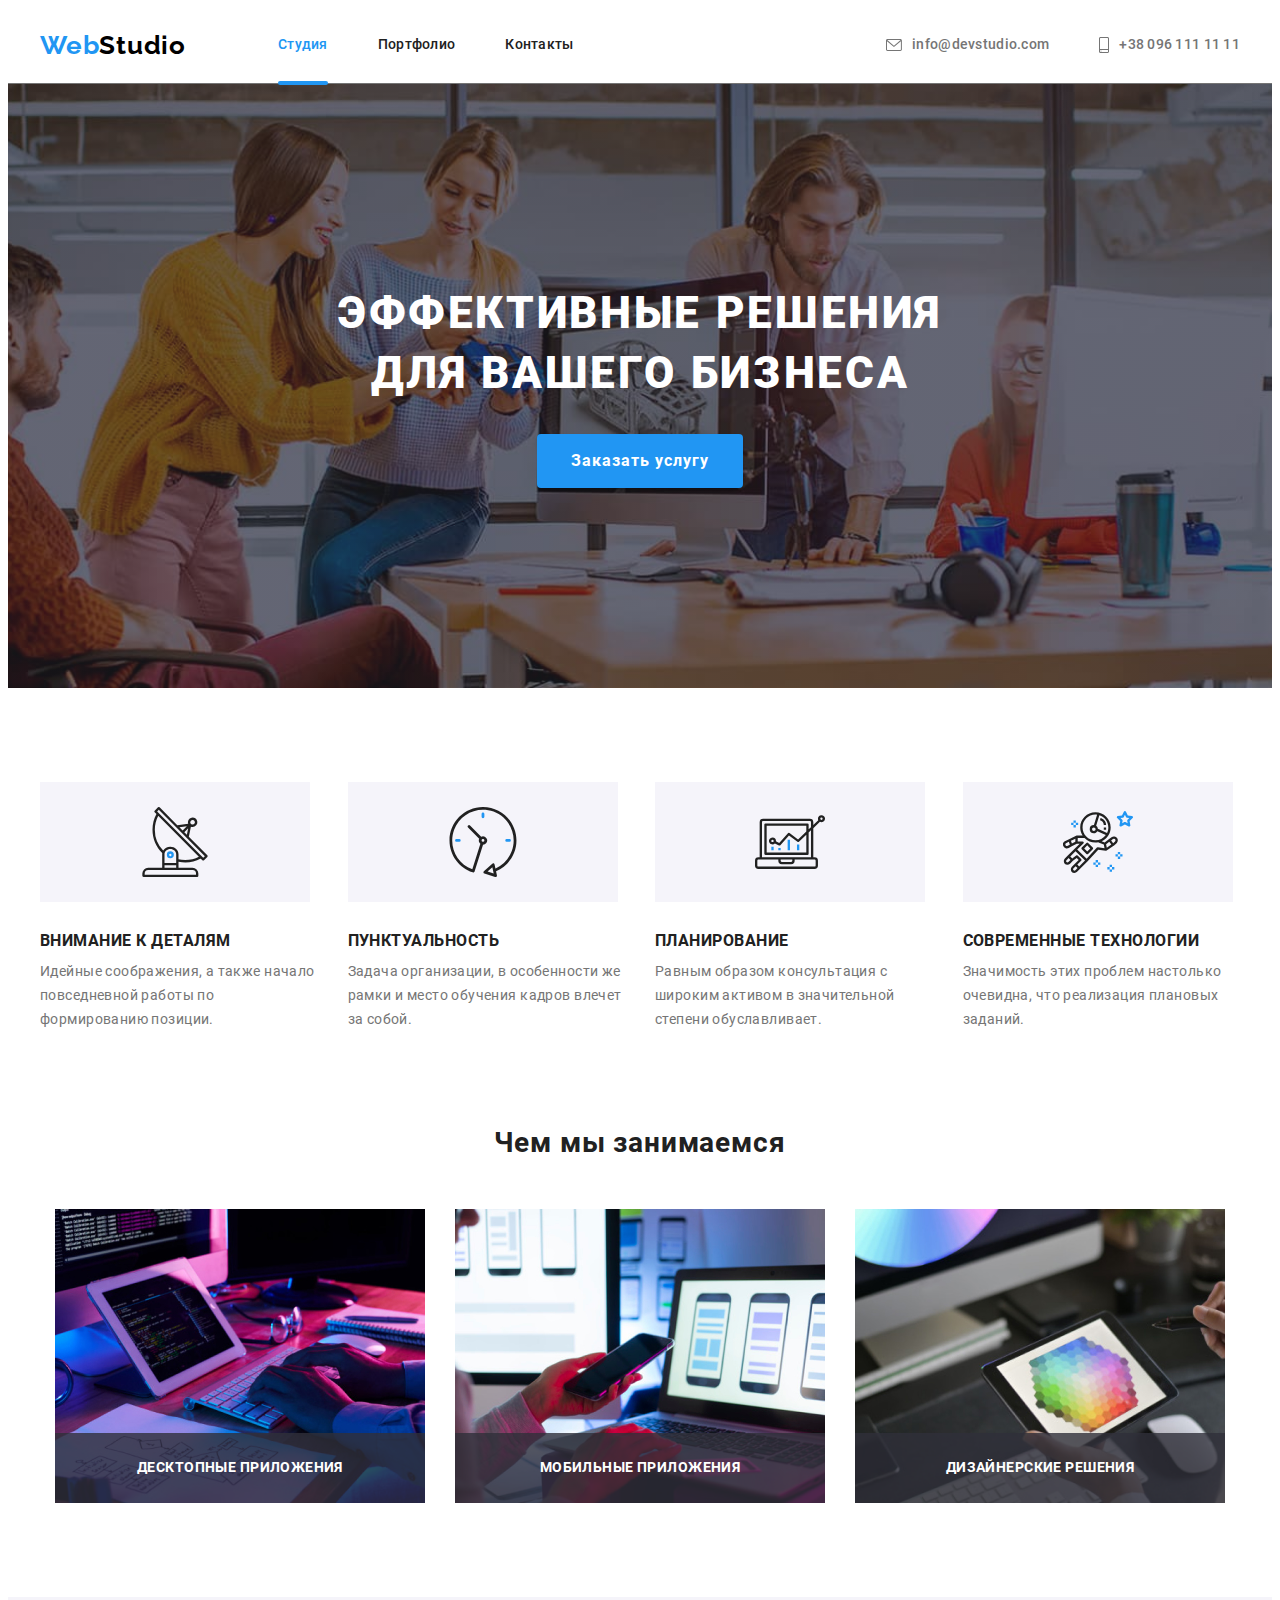
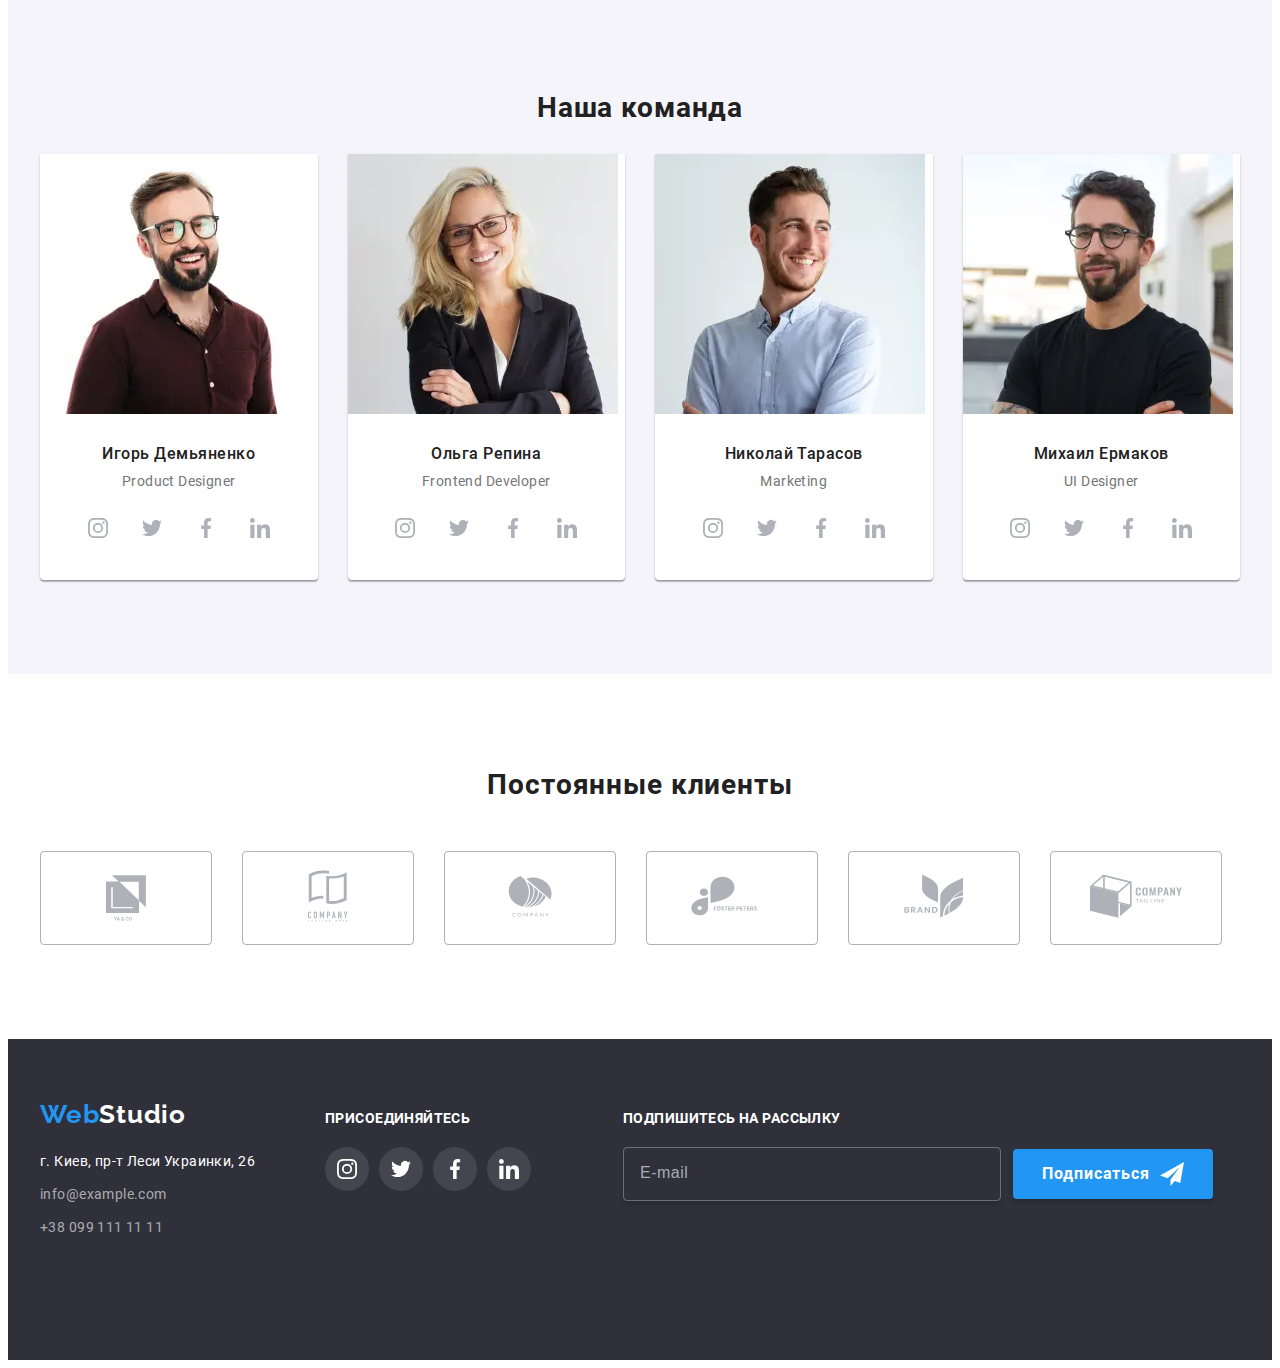
<file: index.html>
<!DOCTYPE html>
<html lang="ru">
  <head>
    <meta charset="UTF-8" />
    <meta http-equiv="X-UA-Compatible" content="IE=edge" />
    <meta name="viewport" content="width=device-width, initial-scale=1.0" />
    <title>Document</title>
    <link rel="stylesheet" href="./css/fonts.css">
    <link
      rel="stylesheet"
      href="https://cdnjs.cloudflare.com/ajax/libs/modern-normalize/1.1.0/modern-normalize.min.css"
      integrity="sha512-wpPYUAdjBVSE4KJnH1VR1HeZfpl1ub8YT/NKx4PuQ5NmX2tKuGu6U/JRp5y+Y8XG2tV+wKQpNHVUX03MfMFn9Q=="
      crossorigin="anonymous"
      referrerpolicy="no-referrer"
    />
    <link rel="stylesheet" href="./css/main.min.css" />
  </head>

  <body>

    <!-- Header -->
    <header class="header">
      <div class="container header-container">
        <nav class="navigation">
          <a class="logo" href="./index.html">Web<span class="logo__accent_black">Studio</span></a>
          <ul class="menu">
            <li class="menu__item">
              <a class="menu__link current" href="./index.html">Студия</a>
            </li>
            <li class="menu__item">
              <a class="menu__link" href="./portfolio.html">Портфолио</a>
            </li>
            <li class="menu__item">
              <a class="menu__link" href="">Контакты</a>
            </li>
          </ul>
        </nav>

        <button class="burger-btn" data-menu-open>
          <svg class="burger-btn__icon" width="40" height="40">
            <use href="./images/sprite.svg#burger"></use>
          </svg>
        </button>
        
        <ul class="contact">
          <li class="contact__item">
            <a class="contact__link" href="mailto:info@devstudio.com">
              <svg class="contact__icon" width="16" height="12">
                <use href="./images/sprite.svg#envelope"></use>
              </svg>
              info@devstudio.com
            </a>
          </li>
          <li class="contact__item">
            <a class="contact__link" href="tel:+380961111111">
              <svg class="contact__icon" width="10" height="16">
                <use href="./images/sprite.svg#smartphone"></use>
              </svg>
              +38 096 111 11 11
            </a>
          </li>
        </ul>
      </div>

      <div class="mobile-menu" data-menu>
        <div class="container mobile-menu__container">
          <button class="mobile-menu__close-btn" data-menu-close>
            <svg class="mobile-menu__close-icon" width="18" height="18">
              <use href="./images/sprite.svg#close-btn"></use>
            </svg>
          </button>

          <nav>
            <ul class="mobile-nav">
              <li class="mobile-nav__item">
                <a class="mobile-nav__link mobile-nav__link_current" href="./index.html">Студия</a>
              </li>
              <li class="mobile-nav__item">
                <a class="mobile-nav__link" href="./portfolio.html">Портфолио</a>
              </li>
              <li class="mobile-nav__item">
                <a class="mobile-nav__link" href="#">Контакты</a>
              </li>
            </ul>
          </nav>

          <div class="mobile-contacts">
            <ul class="mobile-contact">
              <li class="mobile-contact__item">
                <a class="mobile-contact__link-tel" href="tel:+380961111111"> +38 096 111 11 11 </a>
              </li>
              <li class="mobile-contact__item">
                <a class="mobile-contact__link-mail" href="mailto:info@devstudio.com">
                  info@devstudio.com
                </a>
              </li>
            </ul>
            
            <ul class="mobile-social">
              <li class="mobile-social__item">
                <a href="" class="mobile-social__link">Instagram</a>
              </li>
              <li class="mobile-social__item">
                <a href="" class="mobile-social__link">Twitter</a>
              </li>
              <li class="mobile-social__item">
                <a href="" class="mobile-social__link">Facebook</a>
              </li>
              <li class="mobile-social__item">
                <a href="" class="mobile-social__link">LinkedIn</a>
              </li>
            </ul>
          </div>
        </div>
      </div>
    </header>

    <!-- Main content -->
    <main>
      <!-- Hero-->
      <section class="hero">
        <div class="container">
          <h1 class="hero__title">
            Эффективные решения для вашего бизнеса
          </h1>
          <button class="btn hero__btn" type="button" data-modal-open>Заказать услугу</button>
        </div>
      </section>

      <!-- Features -->
      <section class="features section">
        <div class="container">
          <h2 class="visually-hidden">Особенности</h2>
          <ul class="features__list">
            <li class="features__item">
              <div class="features__icon">
                <svg width="70" height="70">
                  <use href="./images/sprite.svg#antenna"></use>
                </svg>
              </div>
              <h3 class="features__title">Внимание к деталям</h3>
              <p>
                Идейные соображения, а также начало повседневной работы по формированию позиции.
              </p>
            </li>
            <li class="features__item">
              <div class="features__icon">
                <svg width="70" height="70">
                  <use href="./images/sprite.svg#clock"></use>
                </svg>
              </div>
              <h3 class="features__title">Пунктуальность</h3>
              <p>
                Задача организации, в особенности же рамки и место обучения кадров влечет за собой.
              </p>
            </li>
            <li class="features__item">
              <div class="features__icon">
                <svg width="70" height="70">
                  <use href="./images/sprite.svg#diagram"></use>
                </svg>
              </div>
              <h3 class="features__title">Планирование</h3>
              <p>
                Равным образом консультация с широким активом в значительной степени обуславливает.
              </p>
            </li>
            <li class="features__item">
              <div class="features__icon">
                <svg width="70" height="70">
                  <use href="./images/sprite.svg#astronaut"></use>
                </svg>
              </div>
              <h3 class="features__title">Современные технологии</h3>
              <p>Значимость этих проблем настолько очевидна, что реализация плановых заданий.</p>
            </li>
          </ul>
        </div>
      </section>

      <!-- Our work -->
      <section class="work">
        <div class="container">
          <h2 class="section-title">Чем мы занимаемся</h2>
          <ul class="work__list">
            <li class="work__item">
              <img
                src="./images/work/box1.jpg"
                alt="Мужчина печатает на клавиатуре"
                width="370"
                height="294"
              />
              <div class="work-description">
                <p class="work-text">Десктопные приложения</p>
              </div>
            </li>
            <li class="work__item">
              <img
                src="./images/work/box2.jpg"
                alt="Женщина с телефоном в руке возле ноутбука"
                width="370"
                height="294"
              />
              <div class="work-description">
                <p class="work-text">Мобильные приложения</p>
              </div>
            </li>
            <li class="work__item">
              <img
                src="./images/work/box3.jpg"
                alt="Планшет и стилус в руках человека"
                width="370"
                height="294"
              />
              <div class="work-description">
                <p class="work-text">Дизайнерские решения</p>
              </div>
            </li>
          </ul>
        </div>
      </section>

      <!-- Team section -->
      <section class="team section">
        <div class="container">
          <h2 class="section-title team__title">Наша команда</h2>
          <ul class="team__list">
            <li class="team-card">
              <picture>
                <source media="(min-width: 1200px)" srcset="./images/desktop/team1.webp 1x, ./images/desktop/team1@2x.webp 2x"
                  type="image/webp" />
                <source media="(min-width: 1200px)" srcset="./images/desktop/team1.jpg 1x, ./images/desktop/team1@2x.jpg 2x" />
          
                <source media="(min-width: 768px)" srcset="./images/tablet/team1.webp 1x, ./images/tablet/team1@2x.webp 2x"
                  type="image/webp" />
                <source media="(min-width: 768px)" srcset="./images/tablet/team1.jpg 1x, ./images/tablet/team1@2x.jpg 2x" />
          
                <source media="(min-width: 480px)" srcset="./images/mobile/team1.webp 1x, ./images/mobile/team1@2x.webp 2x"
                  type="image/webp" />
                <source media="(min-width: 480px)" srcset="./images/mobile/team1.jpg 1x, ./images/mobile/team1@2x.jpg 2x" />
          
                <img src="./images/mobile/team1.jpg" alt="Фото продакт-дизайнера" />
              </picture>
              <div class="team-about">
                <h3 class="team-card__title">Игорь Демьяненко</h3>
                <p class="team-card__subtitle" lang="en">Product Designer</p>
                <ul class="social">
                  <li class="social__logo">
                    <a class="social__link social__link_theme_light" href="">
                      <svg width="20" height="20">
                        <use href="./images/sprite.svg#instagram"></use>
                      </svg>
                    </a>
                  </li>
                  <li class="social__logo">
                    <a class="social__link social__link_theme_light" href="">
                      <svg width="20" height="20">
                        <use href="./images/sprite.svg#twitter"></use>
                      </svg>
                    </a>
                  </li>
                  <li class="social__logo">
                    <a class="social__link social__link_theme_light" href="">
                      <svg width="20" height="20">
                        <use href="./images/sprite.svg#facebook"></use>
                      </svg>
                    </a>
                  </li>
                  <li class="social__logo">
                    <a class="social__link social__link_theme_light" href="">
                      <svg width="20" height="20">
                        <use href="./images/sprite.svg#linkedin"></use>
                      </svg>
                    </a>
                  </li>
                </ul>
              </div>
            </li>
            <li class="team-card">
              <picture>
                <source media="(min-width: 1200px)" srcset="./images/desktop/team2.webp 1x, ./images/desktop/team2@2x.webp 2x"
                  type="image/webp" />
                <source media="(min-width: 1200px)" srcset="./images/desktop/team2.jpg 1x, ./images/desktop/team2@2x.jpg 2x" />
          
                <source media="(min-width: 768px)" srcset="./images/tablet/team2.webp 1x, ./images/tablet/team2@2x.webp 2x"
                  type="image/webp" />
                <source media="(min-width: 768px)" srcset="./images/tablet/team2.jpg 1x, ./images/tablet/team2@2x.jpg 2x" />
          
                <source media="(min-width: 480px)" srcset="./images/mobile/team2.webp 1x, ./images/mobile/team2@2x.webp 2x"
                  type="image/webp" />
                <source media="(min-width: 480px)" srcset="./images/mobile/team2.jpg 1x, ./images/mobile/team2@2x.jpg 2x" />
                <img src="./images/mobile/team2.jpg" alt="Фото фронтенд-разработчика" />
              </picture>
              <div class="team-about">
                <h3 class="team-card__title">Ольга Репина</h3>
                <p class="team-card__subtitle" lang="en">Frontend Developer</p>
                <ul class="social">
                  <li class="social__logo">
                    <a class="social__link social__link_theme_light" href="">
                      <svg width="20" height="20">
                        <use href="./images/sprite.svg#instagram"></use>
                      </svg>
                    </a>
                  </li>
                  <li class="social__logo">
                    <a class="social__link social__link_theme_light" href="">
                      <svg width="20" height="20">
                        <use href="./images/sprite.svg#twitter"></use>
                      </svg>
                    </a>
                  </li>
                  <li class="social__logo">
                    <a class="social__link social__link_theme_light" href="">
                      <svg width="20" height="20">
                        <use href="./images/sprite.svg#facebook"></use>
                      </svg>
                    </a>
                  </li>
                  <li class="social__logo">
                    <a class="social__link social__link_theme_light" href="">
                      <svg width="20" height="20">
                        <use href="./images/sprite.svg#linkedin"></use>
                      </svg>
                    </a>
                  </li>
                </ul>
              </div>
            </li>
            <li class="team-card">
              <picture>
                <source media="(min-width: 1200px)" srcset="./images/desktop/team3.webp 1x, ./images/desktop/team3@2x.webp 2x"
                  type="image/webp" />
                <source media="(min-width: 1200px)" srcset="./images/desktop/team3.jpg 1x, ./images/desktop/team3@2x.jpg 2x" />
          
                <source media="(min-width: 768px)" srcset="./images/tablet/team3.webp 1x, ./images/tablet/team3@2x.webp 2x"
                  type="image/webp" />
                <source media="(min-width: 768px)" srcset="./images/tablet/team3.jpg 1x, ./images/tablet/team3@2x.jpg 2x" />
          
                <source media="(min-width: 480px)" srcset="./images/mobile/team3.webp 1x, ./images/mobile/team3@2x.webp 2x"
                  type="image/webp" />
                <source media="(min-width: 480px)" srcset="./images/mobile/team3.jpg 1x, ./images/mobile/team3@2x.jpg 2x" />
                <img src="./images/mobile/team3.jpg" alt="Фото маркетолога" />
              </picture>
              <div class="team-about">
                <h3 class="team-card__title">Николай Тарасов</h3>
                <p class="team-card__subtitle" lang="en">Marketing</p>
                <ul class="social">
                  <li class="social__logo">
                    <a class="social__link social__link_theme_light" href="">
                      <svg width="20" height="20">
                        <use href="./images/sprite.svg#instagram"></use>
                      </svg>
                    </a>
                  </li>
                  <li class="social__logo">
                    <a class="social__link social__link_theme_light" href="">
                      <svg width="20" height="20">
                        <use href="./images/sprite.svg#twitter"></use>
                      </svg>
                    </a>
                  </li>
                  <li class="social__logo">
                    <a class="social__link social__link_theme_light" href="">
                      <svg width="20" height="20">
                        <use href="./images/sprite.svg#facebook"></use>
                      </svg>
                    </a>
                  </li>
                  <li class="social__logo">
                    <a class="social__link social__link_theme_light" href="">
                      <svg width="20" height="20">
                        <use href="./images/sprite.svg#linkedin"></use>
                      </svg>
                    </a>
                  </li>
                </ul>
              </div>
            </li>
            <li class="team-card">
              <picture>
                <source media="(min-width: 1200px)" srcset="./images/desktop/team4.webp 1x, ./images/desktop/team4@2x.webp 2x"
                  type="image/webp" />
                <source media="(min-width: 1200px)" srcset="./images/desktop/team4.jpg 1x, ./images/desktop/team4@2x.jpg 2x" />
          
                <source media="(min-width: 768px)" srcset="./images/tablet/team4.webp 1x, ./images/tablet/team4@2x.webp 2x"
                  type="image/webp" />
                <source media="(min-width: 768px)" srcset="./images/tablet/team4.jpg 1x, ./images/tablet/team4@2x.jpg 2x" />
          
                <source media="(min-width: 480px)" srcset="./images/mobile/team4.webp 1x, ./images/mobile/team4@2x.webp 2x"
                  type="image/webp" />
                <source media="(min-width: 480px)" srcset="./images/mobile/team4.jpg 1x, ./images/mobile/team4@2x.jpg 2x" />
                <img src="./images/mobile/team4.jpg" alt="Фото UI дизайнера" />
              </picture>
              <div class="team-about">
                <h3 class="team-card__title">Михаил Ермаков</h3>
                <p class="team-card__subtitle" lang="en">UI Designer</p>
                <ul class="social">
                  <li class="social__logo">
                    <a class="social__link social__link_theme_light" href="">
                      <svg width="20" height="20">
                        <use href="./images/sprite.svg#instagram"></use>
                      </svg>
                    </a>
                  </li>
                  <li class="social__logo">
                    <a class="social__link social__link_theme_light" href="">
                      <svg width="20" height="20">
                        <use href="./images/sprite.svg#twitter"></use>
                      </svg>
                    </a>
                  </li>
                  <li class="social__logo">
                    <a class="social__link social__link_theme_light" href="">
                      <svg width="20" height="20">
                        <use href="./images/sprite.svg#facebook"></use>
                      </svg>
                    </a>
                  </li>
                  <li class="social__logo">
                    <a class="social__link social__link_theme_light" href="">
                      <svg width="20" height="20">
                        <use href="./images/sprite.svg#linkedin"></use>
                      </svg>
                    </a>
                  </li>
                </ul>
              </div>
            </li>
          </ul>
        </div>
      </section>

      <!-- Clients -->
      <section class="section">
        <div class="container">
          <h2 class="section-title">Постоянные клиенты</h2>
          <ul class="clients__list">
            <li class="client">
              <a class="client__link" href="">
                <svg class="client-logo" width="40" height="46">
                  <use href="./images/sprite.svg#client-1"></use>
                </svg>
              </a>
            </li>
            <li class="client">
              <a class="client__link" href="">
                <div class="client-logo">
                  <svg class="client-icon" width="40" height="52">
                    <use href="./images/sprite.svg#client-2"></use>
                  </svg>
                </div>
              </a>
            </li>
            <li class="client">
              <a class="client__link" href="">
                <div class="client-logo">
                  <svg class="client-icon" width="44" height="42">
                    <use href="./images/sprite.svg#client-3"></use>
                  </svg>
                </div>
              </a>
            </li>
            <li class="client">
              <a class="client__link" href="">
                <div class="client-logo">
                  <svg class="client-icon" width="84" height="40">
                    <use href="./images/sprite.svg#client-4"></use>
                  </svg>
                </div>
              </a>
            </li>
            <li class="client">
              <a class="client__link" href="">
                <div class="client-logo">
                  <svg class="client-icon" width="62" height="44">
                    <use href="./images/sprite.svg#client-5"></use>
                  </svg>
                </div>
              </a>
            </li>
            <li class="client">
              <a class="client__link" href="">
                <div class="client-logo">
                  <svg class="client-icon" width="94" height="44">
                    <use href="./images/sprite.svg#client-6"></use>
                  </svg>
                </div>
              </a>
            </li>
          </ul>
        </div>
      </section>
    </main>

    <!-- Footer -->
    <footer class="footer">
      <div class="footer__container container">
        <div class="footer__address">
          <a class="logo" href="./index.html">Web<span class="logo__accent_white">Studio</span></a>
          <address class="address">            
            <ul class="address__list">
              <li class="address__contact">
                <p class="address__location">г. Киев, пр-т Леси Украинки, 26</p>
              </li>
              <li class="address__contact">
                <a class="address__link" href="mailto:info@example.com">info@example.com</a>
              </li>
              <li class="address__contact">
                <a class="address__link" href="tel:+380991111111">+38 099 111 11 11</a>
              </li>
            </ul>
          </address>
        </div>
        <div class="footer__join">
          <p class="footer__join-text">Присоединяйтесь</p>
          <ul class="social">
            <li class="social__logo">
              <a class="social__link social__link_theme_dark" href="">
                <svg class="social__icon" width="20" height="20">
                  <use href="./images/sprite.svg#instagram"></use>
                </svg>
              </a>
            </li>
            <li class="social__logo">
              <a class="social__link social__link_theme_dark" href="">
                <svg class="social__icon" width="20" height="20">
                  <use href="./images/sprite.svg#twitter"></use>
                </svg>
              </a>
            </li>
            <li class="social__logo">
              <a class="social__link social__link_theme_dark" href="">
                <svg class="social__icon" width="20" height="20">
                  <use href="./images/sprite.svg#facebook"></use>
                </svg>
              </a>
            </li>
            <li class="social__logo">
              <a class="social__link social__link_theme_dark" href="">
                <svg class="social__icon" width="20" height="20">
                  <use href="./images/sprite.svg#linkedin"></use>
                </svg>
              </a>
            </li>
          </ul>
        </div>

        <div class="footer__subscribe">
          <p class="footer__join-text">Подпишитесь на рассылку</p>
          <form class="subscribe" action="#">
            <input
              class="subscribe__field"
              type="email"
              name="mail"
              placeholder="E-mail"
              required
            />
            <button class="btn subscribe__btn" type="submit">
              Подписаться
              <svg class="btn__icon-end" width="24" height="24">
                <use href="./images/sprite.svg#send"></use>
              </svg>
            </button>
          </form>
        </div>
      </div>
    </footer>

    <!-- Modal form -->
    <div class="backdrop is-hidden" data-modal>
      <div class="modal">
        <button type="button" class="close-btn" data-modal-close>
          <svg width="18" height="18">
            <use href="./images/sprite.svg#close-btn"></use>
          </svg>
        </button>

        <form action="#" class="modal-form">
          <p class="form-title">Оставьте свои данные, мы вам перезвоним</p>

          <label class="form-field">
            Имя
            <span class="form-input-wrapper">
              <input
                type="text"
                name="user-name"
                class="form-input"
                minlength="2"
                pattern="[a-zA-Zа-яёА-ЯЁ]+"
                title="Имя должно содержать только символы кириллицы или латинницы и пробелы "
                required
              />
              <svg class="form-input-icon" width="18" height="18">
                <use href="./images/sprite.svg#person-input"></use>
              </svg>
            </span>
          </label>

          <label class="form-field">
            Телефон
            <span class="form-input-wrapper">
              <input
                type="tel"
                name="tel"
                class="form-input"
                pattern="[0-9]{3}-[0-9]{3}-[0-9]{2}-[0-9]{2}"
                title="096-000-00-00"
                required
              />
              <svg class="form-input-icon" width="18" height="18">
                <use href="./images/sprite.svg#phone-input"></use>
              </svg>
            </span>
          </label>

          <label class="form-field">
            Почта
            <span class="form-input-wrapper">
              <input type="email" name="mail" class="form-input" required />
              <svg class="form-input-icon" width="18" height="18">
                <use href="./images/sprite.svg#email-input"></use>
              </svg>
            </span>
          </label>

          <label class="message-field">
            Комментарий
            <textarea class="message-input" name="comment" placeholder="Введите текст"></textarea>
          </label>

          <input
            class="form-checkbox visually-hidden"
            type="checkbox"
            name="policy"
            id="policy"
            required
          />
          <label class="form-checkbox-label" for="policy">            
            Соглашаюсь с рассылкой и принимаю&nbsp;
            <a class="checkbox-link" href="">Условия договора</a></label
          >
          <button class="btn modal-form__btn" type="submit">Отправить</button>
        </form>
      </div>
    </div>

    <script src="./js/mobile-menu.js"></script>
    <script src="./js/modal.js"></script>
    
  </body>
</html>
</file>
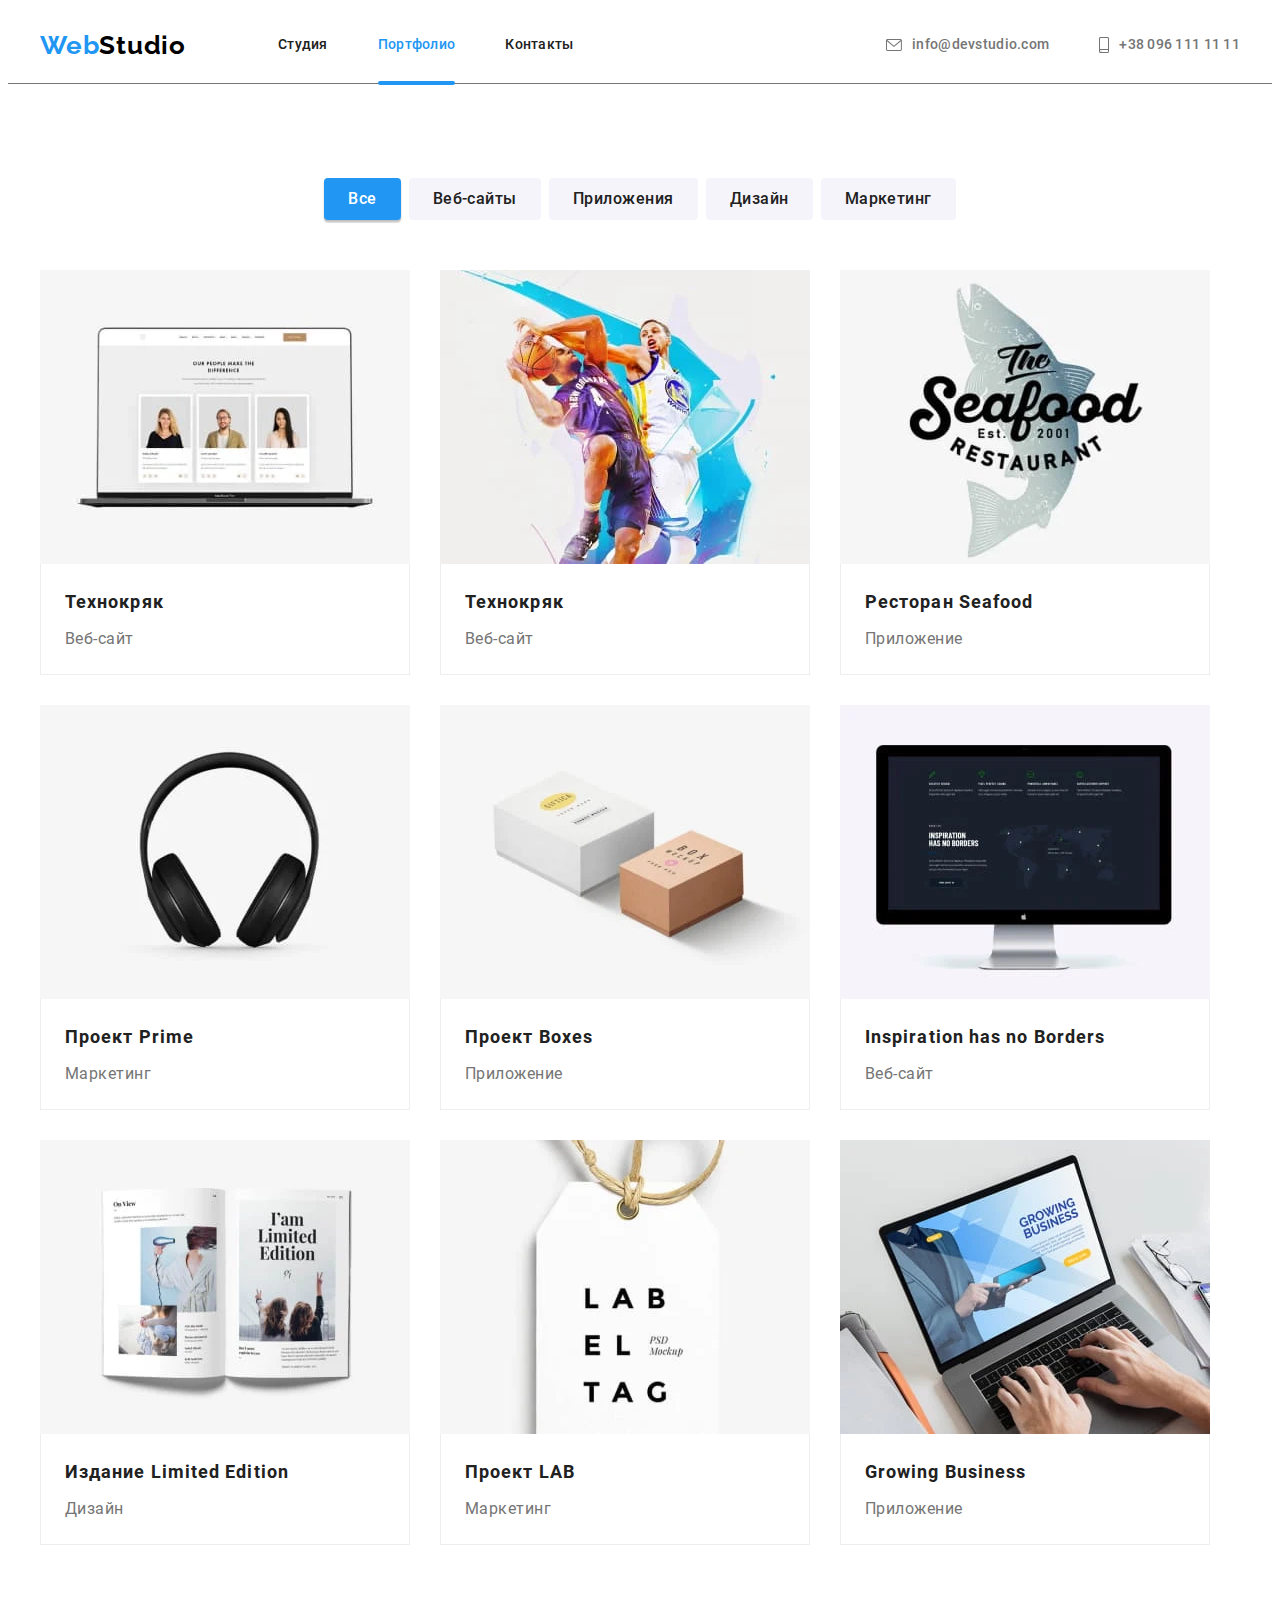
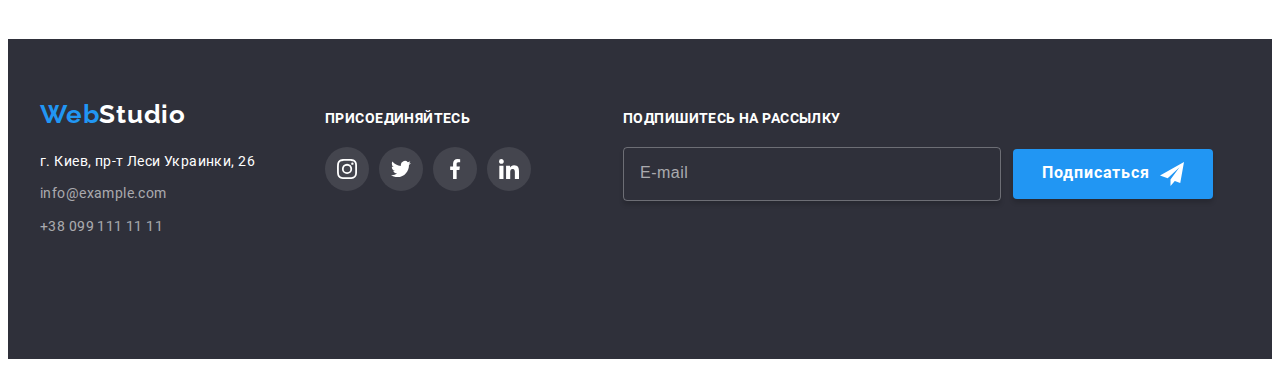
<file: portfolio.html>
<!DOCTYPE html>
<html lang="ru">
  <head>
    <meta charset="UTF-8" />
    <meta http-equiv="X-UA-Compatible" content="IE=edge" />
    <meta name="viewport" content="width=device-width, initial-scale=1.0" />
    <title>Document</title>
    <link rel="stylesheet" href="./css/fonts.css">    
    <link
      rel="stylesheet"
      href="https://cdnjs.cloudflare.com/ajax/libs/modern-normalize/1.1.0/modern-normalize.min.css"
      integrity="sha512-wpPYUAdjBVSE4KJnH1VR1HeZfpl1ub8YT/NKx4PuQ5NmX2tKuGu6U/JRp5y+Y8XG2tV+wKQpNHVUX03MfMFn9Q=="
      crossorigin="anonymous"
      referrerpolicy="no-referrer"
    />
    <link rel="stylesheet" href="./css/main.min.css" />
  </head>
  <body>

    <!-- Header -->
    <header class="header">
      <div class="container header-container">
        <nav class="navigation">
          <a class="logo" href="./index.html">Web<span class="logo__accent_black">Studio</span></a>
          <ul class="menu">
            <li class="menu__item">
              <a class="menu__link" href="./index.html">Студия</a>
            </li>
            <li class="menu__item">
              <a class="menu__link current" href="./portfolio.html">Портфолио</a>
            </li>
            <li class="menu__item">
              <a class="menu__link" href="">Контакты</a>
            </li>
          </ul>
        </nav>
    
        <button class="burger-btn" data-menu-open>
          <svg class="burger-btn__icon" width="40" height="40">
            <use href="./images/sprite.svg#burger"></use>
          </svg>
        </button>
    
        <ul class="contact">
          <li class="contact__item">
            <a class="contact__link" href="mailto:info@devstudio.com">
              <svg class="contact__icon" width="16" height="12">
                <use href="./images/sprite.svg#envelope"></use>
              </svg>
              info@devstudio.com
            </a>
          </li>
          <li class="contact__item">
            <a class="contact__link" href="tel:+380961111111">
              <svg class="contact__icon" width="10" height="16">
                <use href="./images/sprite.svg#smartphone"></use>
              </svg>
              +38 096 111 11 11
            </a>
          </li>
        </ul>
      </div>
    
      <div class="mobile-menu" data-menu>
        <div class="container mobile-menu__container">
          <button class="mobile-menu__close-btn" data-menu-close>
            <svg class="mobile-menu__close-icon" width="18" height="18">
              <use href="./images/sprite.svg#close-btn"></use>
            </svg>
          </button>
    
          <nav>
            <ul class="mobile-nav">
              <li class="mobile-nav__item">
                <a class="mobile-nav__link" href="./index.html">Студия</a>
              </li>
              <li class="mobile-nav__item">
                <a class="mobile-nav__link mobile-nav__link_current" href="./portfolio.html">Портфолио</a>
              </li>
              <li class="mobile-nav__item">
                <a class="mobile-nav__link" href="#">Контакты</a>
              </li>
            </ul>
          </nav>
    
          <ul class="mobile-contact">
            <li class="mobile-contact__item">
              <a class="mobile-contact__link-tel" href="tel:+380961111111"> +38 096 111 11 11 </a>
            </li>
            <li class="mobile-contact__item">
              <a class="mobile-contact__link-mail" href="mailto:info@devstudio.com">
                info@devstudio.com
              </a>
            </li>
          </ul>
    
          <ul class="mobile-social">
            <li class="mobile-social__item">
              <a href="" class="mobile-social__link">Instagram</a>
            </li>
            <li class="mobile-social__item">
              <a href="" class="mobile-social__link">Twitter</a>
            </li>
            <li class="mobile-social__item">
              <a href="" class="mobile-social__link">Facebook</a>
            </li>
            <li class="mobile-social__item">
              <a href="" class="mobile-social__link">LinkedIn</a>
            </li>
          </ul>
        </div>
      </div>
    </header>

    <!-- Main content -->
    <main>
      <section class="portfolio section">
        <div class="container">
          <h2 class="visually-hidden">Примеры работ</h2>
          <ul class="btn-list portfolio__btn-list">
            <li class="btn-list__item">
              <button class="btn-list__button current" type="button">Все</button>
            </li>
            <li class="btn-list__item">
              <button class="btn-list__button" type="button">Веб-сайты</button>
            </li>
            <li class="btn-list__item">
              <button class="btn-list__button" type="button">Приложения</button>
            </li>
            <li class="btn-list__item"><button class="btn-list__button" type="button">Дизайн</button></li>
            <li class="btn-list__item">
              <button class="btn-list__button" type="button">Маркетинг</button>
            </li>
          </ul>

          <ul class="card-set portfolio__card-set">
            <li class="card-set__item">
              <a class="card" href="">
                <div class="card__img-box">                
                    <picture>
                      <source media="(min-width: 1200px)"
                        srcset="./images/desktop/portfolio/img.webp 1x, ./images/desktop/portfolio/img@2x.webp 2x" type="image/webp" />
                      <source media="(min-width: 1200px)"
                        srcset="./images/desktop/portfolio/img.jpg 1x, ./images/desktop/portfolio/img@2x.jpg 2x" />
                    
                      <source media="(min-width: 768px)"
                        srcset="./images/tablet/portfolio/img.webp 1x, ./images/tablet/portfolio/img@2x.webp 2x" type="image/webp" />
                      <source media="(min-width: 768px)"
                        srcset="./images/tablet/portfolio/img.jpg 1x, ./images/tablet/portfolio/img@2x.jpg 2x" />
                    
                      <source media="(min-width: 480px)"
                        srcset="./images/mobile/portfolio/img.webp 1x, ./images/mobile/portfolio/img@2x.webp 2x" type="image/webp" />
                      <source media="(min-width: 480px)"
                        srcset="./images/mobile/portfolio/img.jpg 1x, ./images/mobile/portfolio/img@2x.jpg 2x" />
                    
                      <img src="./images/mobile/portfolio/img.jpg" alt="веб-сайт" />
                    </picture>
                    
                  <p class="card__text">
                    Технокряк это современная площадка распространения коронавируса. Компании
                    используют эту платформу для цифрового шпионажа и атак на защищённые сервера
                    конкурентов.
                  </p>
                </div>
                <div class="card__wrapper">
                  <h3 class="card__title">Технокряк</h3>
                  <p class="card__subtitle">Веб-сайт</p>
                </div>
              </a>
            </li>
            <li class="card-set__item">
              <a class="card" href="">
                <div class="card__img-box">
                <picture>
                  <source media="(min-width: 1200px)"
                    srcset="./images/desktop/portfolio/img-1.webp 1x, ./images/desktop/portfolio/img-1@2x.webp 2x"
                    type="image/webp" />
                  <source media="(min-width: 1200px)"
                    srcset="./images/desktop/portfolio/img-1.jpg 1x, ./images/desktop/portfolio/img-1@2x.jpg 2x" />
                
                  <source media="(min-width: 768px)"
                    srcset="./images/tablet/portfolio/img-1.webp 1x, ./images/tablet/portfolio/img-1@2x.webp 2x" type="image/webp" />
                  <source media="(min-width: 768px)"
                    srcset="./images/tablet/portfolio/img-1.jpg 1x, ./images/tablet/portfolio/img-1@2x.jpg 2x" />
                
                  <source media="(min-width: 480px)"
                    srcset="./images/mobile/portfolio/img-1.webp 1x, ./images/mobile/portfolio/img-1@2x.webp 2x" type="image/webp" />
                  <source media="(min-width: 480px)"
                    srcset="./images/mobile/portfolio/img-1.jpg 1x, ./images/mobile/portfolio/img-1@2x.jpg 2x" />
                
                  <img src="./images/mobile/portfolio/img-1.jpg" alt="веб-сайт" />
                </picture>

                  <p class="card__text"></p>
                </div>
                <div class="card__wrapper">
                  <h3 class="card__title">Технокряк</h3>
                  <p class="card__subtitle">Веб-сайт</p>
                </div>
              </a>
            </li>
            <li class="card-set__item">
              <a class="card" href="">
                <div class="card__img-box">
                  <picture>
                    <source media="(min-width: 1200px)"
                      srcset="./images/desktop/portfolio/img-2.webp 1x, ./images/desktop/portfolio/img-2@2x.webp 2x"
                      type="image/webp" />
                    <source media="(min-width: 1200px)"
                      srcset="./images/desktop/portfolio/img-2.jpg 1x, ./images/desktop/portfolio/img-2@2x.jpg 2x" />
                  
                    <source media="(min-width: 768px)"
                      srcset="./images/tablet/portfolio/img-2.webp 1x, ./images/tablet/portfolio/img-2@2x.webp 2x" type="image/webp" />
                    <source media="(min-width: 768px)"
                      srcset="./images/tablet/portfolio/img-2.jpg 1x, ./images/tablet/portfolio/img-2@2x.jpg 2x" />
                  
                    <source media="(min-width: 480px)"
                      srcset="./images/mobile/portfolio/img-2.webp 1x, ./images/mobile/portfolio/img-2@2x.webp 2x" type="image/webp" />
                    <source media="(min-width: 480px)"
                      srcset="./images/mobile/portfolio/img-2.jpg 1x, ./images/mobile/portfolio/img-2@2x.jpg 2x" />
                  
                    <img src="./images/mobile/portfolio/img-2.jpg" alt="веб-сайт" />
                  </picture>

                  <p class="card__text"></p>
                </div>
                <div class="card__wrapper">
                  <h3 class="card__title">Ресторан Seafood</h3>
                  <p class="card__subtitle">Приложение</p>
                </div>
              </a>
            </li>
            <li class="card-set__item">
              <a class="card" href="">
                <div class="card__img-box">
                  <picture>
                  <source media="(min-width: 1200px)"
                    srcset="./images/desktop/portfolio/img-3.webp 1x, ./images/desktop/portfolio/img-3@2x.webp 2x"
                    type="image/webp" />
                  <source media="(min-width: 1200px)"
                    srcset="./images/desktop/portfolio/img-3.jpg 1x, ./images/desktop/portfolio/img-3@2x.jpg 2x" />
                  
                  <source media="(min-width: 768px)"
                    srcset="./images/tablet/portfolio/img-3.webp 1x, ./images/tablet/portfolio/img-3@2x.webp 2x" type="image/webp" />
                  <source media="(min-width: 768px)"
                    srcset="./images/tablet/portfolio/img-3.jpg 1x, ./images/tablet/portfolio/img-3@2x.jpg 2x" />
                  
                  <source media="(min-width: 480px)"
                    srcset="./images/mobile/portfolio/img-3.webp 1x, ./images/mobile/portfolio/img-3@2x.webp 2x" type="image/webp" />
                  <source media="(min-width: 480px)"
                    srcset="./images/mobile/portfolio/img-3.jpg 1x, ./images/mobile/portfolio/img-3@2x.jpg 2x" />
                  
                  <img src="./images/mobile/portfolio/img-3.jpg" alt="веб-сайт" />
                  </picture>

                  <p class="card__text"></p>
                </div>
                <div class="card__wrapper">
                  <h3 class="card__title">Проект Prime</h3>
                  <p class="card__subtitle">Маркетинг</p>
                </div>
              </a>
            </li>
            <li class="card-set__item">
              <a class="card" href="">
                <div class="card__img-box">
                  <picture>
                    <source media="(min-width: 1200px)"
                      srcset="./images/desktop/portfolio/img-4.webp 1x, ./images/desktop/portfolio/img-4@2x.webp 2x"
                      type="image/webp" />
                    <source media="(min-width: 1200px)"
                      srcset="./images/desktop/portfolio/img-4.jpg 1x, ./images/desktop/portfolio/img-4@2x.jpg 2x" />
                  
                    <source media="(min-width: 768px)"
                      srcset="./images/tablet/portfolio/img-4.webp 1x, ./images/tablet/portfolio/img-4@2x.webp 2x" type="image/webp" />
                    <source media="(min-width: 768px)"
                      srcset="./images/tablet/portfolio/img-4.jpg 1x, ./images/tablet/portfolio/img-4@2x.jpg 2x" />
                  
                    <source media="(min-width: 480px)"
                      srcset="./images/mobile/portfolio/img-4.webp 1x, ./images/mobile/portfolio/img-4@2x.webp 2x" type="image/webp" />
                    <source media="(min-width: 480px)"
                      srcset="./images/mobile/portfolio/img-4.jpg 1x, ./images/mobile/portfolio/img-4@2x.jpg 2x" />
                  
                    <img src="./images/mobile/portfolio/img-4.jpg" alt="веб-сайт" />
                  </picture>

                  <p class="card__text"></p>
                </div>
                <div class="card__wrapper">
                  <h3 class="card__title">Проект Boxes</h3>
                  <p class="card__subtitle">Приложение</p>
                </div>
              </a>
            </li>
            <li class="card-set__item">
              <a class="card" href="">
                <div class="card__img-box">
                  <picture>
                    <source media="(min-width: 1200px)"
                      srcset="./images/desktop/portfolio/img-5.webp 1x, ./images/desktop/portfolio/img-5@2x.webp 2x"
                      type="image/webp" />
                    <source media="(min-width: 1200px)"
                      srcset="./images/desktop/portfolio/img-5.jpg 1x, ./images/desktop/portfolio/img-5@2x.jpg 2x" />
                  
                    <source media="(min-width: 768px)"
                      srcset="./images/tablet/portfolio/img-5.webp 1x, ./images/tablet/portfolio/img-5@2x.webp 2x" type="image/webp" />
                    <source media="(min-width: 768px)"
                      srcset="./images/tablet/portfolio/img-5.jpg 1x, ./images/tablet/portfolio/img-5@2x.jpg 2x" />
                  
                    <source media="(min-width: 480px)"
                      srcset="./images/mobile/portfolio/img-5.webp 1x, ./images/mobile/portfolio/img-5@2x.webp 2x" type="image/webp" />
                    <source media="(min-width: 480px)"
                      srcset="./images/mobile/portfolio/img-5.jpg 1x, ./images/mobile/portfolio/img-5@2x.jpg 2x" />
                  
                    <img src="./images/mobile/portfolio/img-5.jpg" alt="веб-сайт" />
                  </picture>

                  <p class="card__text"></p>
                </div>
                <div class="card__wrapper">
                  <h3 class="card__title">Inspiration has no Borders</h3>
                  <p class="card__subtitle">Веб-сайт</p>
                </div>
              </a>
            </li>
            <li class="card-set__item">
              <a class="card" href="">
                <div class="card__img-box">
                  <picture>
                    <source media="(min-width: 1200px)"
                      srcset="./images/desktop/portfolio/img-6.webp 1x, ./images/desktop/portfolio/img-6@2x.webp 2x"
                      type="image/webp" />
                    <source media="(min-width: 1200px)"
                      srcset="./images/desktop/portfolio/img-6.jpg 1x, ./images/desktop/portfolio/img-6@2x.jpg 2x" />
                  
                    <source media="(min-width: 768px)"
                      srcset="./images/tablet/portfolio/img-6.webp 1x, ./images/tablet/portfolio/img-6@2x.webp 2x" type="image/webp" />
                    <source media="(min-width: 768px)"
                      srcset="./images/tablet/portfolio/img-6.jpg 1x, ./images/tablet/portfolio/img-6@2x.jpg 2x" />
                  
                    <source media="(min-width: 480px)"
                      srcset="./images/mobile/portfolio/img-6.webp 1x, ./images/mobile/portfolio/img-6@2x.webp 2x" type="image/webp" />
                    <source media="(min-width: 480px)"
                      srcset="./images/mobile/portfolio/img-6.jpg 1x, ./images/mobile/portfolio/img-6@2x.jpg 2x" />
                  
                    <img src="./images/mobile/portfolio/img-6.jpg" alt="веб-сайт" />
                  </picture>

                  <p class="card__text"></p>
                </div>
                <div class="card__wrapper">
                  <h3 class="card__title">Издание Limited Edition</h3>
                  <p class="card__subtitle">Дизайн</p>
                </div>
              </a>
            </li>
            <li class="card-set__item">
              <a class="card" href="">
                <div class="card__img-box">
                  <picture>
                    <source media="(min-width: 1200px)"
                      srcset="./images/desktop/portfolio/img-7.webp 1x, ./images/desktop/portfolio/img-7@2x.webp 2x"
                      type="image/webp" />
                    <source media="(min-width: 1200px)"
                      srcset="./images/desktop/portfolio/img-7.jpg 1x, ./images/desktop/portfolio/img-7@2x.jpg 2x" />
                  
                    <source media="(min-width: 768px)"
                      srcset="./images/tablet/portfolio/img-7.webp 1x, ./images/tablet/portfolio/img-7@2x.webp 2x" type="image/webp" />
                    <source media="(min-width: 768px)"
                      srcset="./images/tablet/portfolio/img-7.jpg 1x, ./images/tablet/portfolio/img-7@2x.jpg 2x" />
                  
                    <source media="(min-width: 480px)"
                      srcset="./images/mobile/portfolio/img-7.webp 1x, ./images/mobile/portfolio/img-7@2x.webp 2x" type="image/webp" />
                    <source media="(min-width: 480px)"
                      srcset="./images/mobile/portfolio/img-7.jpg 1x, ./images/mobile/portfolio/img-7@2x.jpg 2x" />
                  
                    <img src="./images/mobile/portfolio/img-7.jpg" alt="веб-сайт" />
                  </picture>

                  <p class="card__text"></p>
                </div>
                <div class="card__wrapper">
                  <h3 class="card__title">Проект LAB</h3>
                  <p class="card__subtitle">Маркетинг</p>
                </div>
              </a>
            </li>
            <li class="card-set__item">
              <a class="card" href="">
                <div class="card__img-box">
                  <picture>
                    <source media="(min-width: 1200px)"
                      srcset="./images/desktop/portfolio/img-8.webp 1x, ./images/desktop/portfolio/img-8@2x.webp 2x"
                      type="image/webp" />
                    <source media="(min-width: 1200px)"
                      srcset="./images/desktop/portfolio/img-8.jpg 1x, ./images/desktop/portfolio/img-8@2x.jpg 2x" />
                  
                    <source media="(min-width: 768px)"
                      srcset="./images/tablet/portfolio/img-8.webp 1x, ./images/tablet/portfolio/img-8@2x.webp 2x" type="image/webp" />
                    <source media="(min-width: 768px)"
                      srcset="./images/tablet/portfolio/img-8.jpg 1x, ./images/tablet/portfolio/img-8@2x.jpg 2x" />
                  
                    <source media="(min-width: 480px)"
                      srcset="./images/mobile/portfolio/img-8.webp 1x, ./images/mobile/portfolio/img-8@2x.webp 2x" type="image/webp" />
                    <source media="(min-width: 480px)"
                      srcset="./images/mobile/portfolio/img-8.jpg 1x, ./images/mobile/portfolio/img-8@2x.jpg 2x" />
                  
                    <img src="./images/mobile/portfolio/img-8.jpg" alt="веб-сайт" />
                  
                  </picture>
                  
                  <p class="card__text"></p>
                </div>
                <div class="card__wrapper">
                  <h3 class="card__title">Growing Business</h3>
                  <p class="card__subtitle">Приложение</p>
                </div>
              </a>
            </li>
          </ul>
        </div>
      </section>
    </main>

    <!-- Footer -->
    <footer class="footer">
      <div class="footer__container container">
        <div class="footer__address">
          <a class="logo" href="./index.html">Web<span class="logo__accent_white">Studio</span></a>
          <address class="address">
            <ul class="address__list">
              <li class="address__contact">
                <p class="address__location">г. Киев, пр-т Леси Украинки, 26</p>
              </li>
              <li class="address__contact">
                <a class="address__link" href="mailto:info@example.com">info@example.com</a>
              </li>
              <li class="address__contact">
                <a class="address__link" href="tel:+380991111111">+38 099 111 11 11</a>
              </li>
            </ul>
          </address>
        </div>
        <div class="footer__join">
          <p class="footer__join-text">Присоединяйтесь</p>
          <ul class="social">
            <li class="social__logo">
              <a class="social__link social__link_theme_dark" href="">
                <svg class="social__icon" width="20" height="20">
                  <use href="./images/sprite.svg#instagram"></use>
                </svg>
              </a>
            </li>
            <li class="social__logo">
              <a class="social__link social__link_theme_dark" href="">
                <svg class="social__icon" width="20" height="20">
                  <use href="./images/sprite.svg#twitter"></use>
                </svg>
              </a>
            </li>
            <li class="social__logo">
              <a class="social__link social__link_theme_dark" href="">
                <svg class="social__icon" width="20" height="20">
                  <use href="./images/sprite.svg#facebook"></use>
                </svg>
              </a>
            </li>
            <li class="social__logo">
              <a class="social__link social__link_theme_dark" href="">
                <svg class="social__icon" width="20" height="20">
                  <use href="./images/sprite.svg#linkedin"></use>
                </svg>
              </a>
            </li>
          </ul>
        </div>
    
        <div class="footer__subscribe">
          <p class="footer__join-text">Подпишитесь на рассылку</p>
          <form class="subscribe" action="#">
            <input class="subscribe__field" type="email" name="mail" placeholder="E-mail" required />
            <button class="btn subscribe__btn" type="submit">
              Подписаться
              <svg class="btn__icon-end" width="24" height="24">
                <use href="./images/sprite.svg#send"></use>
              </svg>
            </button>
          </form>
        </div>
      </div>
    </footer>

    <script src="./js/mobile-menu.js"></script>
  </body>
</html>
</file>
<file: css/fonts.css>
@font-face {
  font-family: 'Raleway';
  font-style: normal;
  font-weight: 700;
  font-display: swap;
  src: url(../fonts/raleway-v22-latin_cyrillic-700.woff) format('woff'),
    url(../fonts/raleway-v22-latin_cyrillic-700.woff2) format('woff2');
}

@font-face {
  font-family: 'Roboto';
  font-style: normal;
  font-weight: 400;
  font-display: swap;
  src: url(../fonts/roboto-v27-latin_cyrillic-regular.woff) format('woff'),
    url(../fonts/roboto-v27-latin_cyrillic-regular.woff2) format('woff2');
}

@font-face {
  font-family: 'Roboto';
  font-style: normal;
  font-weight: 500;
  font-display: swap;
  src: url(../fonts/roboto-v27-latin_cyrillic-500.woff) format('woff'),
    url(../fonts/roboto-v27-latin_cyrillic-500.woff2) format('woff2');
}

@font-face {
  font-family: 'Roboto';
  font-style: normal;
  font-weight: 700;
  font-display: swap;
  src: url(../fonts/roboto-v27-latin_cyrillic-700.woff) format('woff'),
    url(../fonts/roboto-v27-latin_cyrillic-700.woff2) format('woff2');
}

@font-face {
  font-family: 'Roboto';
  font-style: normal;
  font-weight: 900;
  font-display: swap;
  src: url(../fonts/roboto-v27-latin_cyrillic-900.woff) format('woff'),
    url(../fonts/roboto-v27-latin_cyrillic-900.woff2) format('woff2');
}

/*  */
/*  <link rel="preconnect" href="https://fonts.gstatic.com" /> */
/* <link
      href="https://fonts.googleapis.com/css2?family=Raleway:wght@700&family=Roboto:wght@400;500;700;900&display=swap"
      rel="stylesheet"
    /> */
</file>
<file: css/main.min.css>
:root{--primary-font-family: 'Roboto', sans-serif;--secondary-font-family: 'Raleway', sans-serif;--text-color: #757575;--primary-white: #ffffff;--secondary-white: rgba(255, 255, 255, 0.6);--primary-dark-color: #212121;--logo-accent-color: #000000;--primary-accent-color: #2196f3;--placeholder-color: rgba(117, 117, 117, 0.5);--btn-background-color: #188ce8;--primary-background-color: #2f303a;--secondary-background-color: #f5f4fa;--primary-overlay-color: rgba(47, 48, 58, 0.4);--secondary-overlay-color: rgba(47, 48, 58, 0.8);--card-overlay-color: rgba(33, 150, 243, 0.9);--primary-border-color: 1px solid #ececec;--form-border: 1px solid rgba(33, 33, 33, 0.2);--primary-icon-color: #afb1b8;--social-icon-background: rgba(255, 255, 255, 0.1);--card-shadow: 0px 1px 3px rgba(0, 0, 0, 0.12), 0px 1px 1px rgba(0, 0, 0, 0.14),
    0px 2px 1px rgba(0, 0, 0, 0.2);--hover-card-shadow: 0px 1px 1px rgba(0, 0, 0, 0.12), 0px 4px 4px rgba(0, 0, 0, 0.06),
    1px 4px 6px rgba(0, 0, 0, 0.16);--btn-shadow: 0px 3px 1px rgba(0, 0, 0, 0.1), 0px 1px 2px rgba(0, 0, 0, 0.08),
    0px 2px 2px rgba(0, 0, 0, 0.12);--modal-btn-shadow: 0px 4px 4px rgba(0, 0, 0, 0.15);--timing-function: cubic-bezier(0.4, 0, 0.2, 1)}.visually-hidden{position:absolute;width:1px;height:1px;margin:-1px;border:0;padding:0;white-space:nowrap;clip-path:inset(100%);clip:rect(0 0 0 0);overflow:hidden}body{font-family:var(--primary-font-family);font-weight:400;font-size:14px;color:var(--text-color)}h1,h2,h3,h4,h5,h6,p{margin-top:0;margin-bottom:0}ul,ol{margin-top:0;margin-bottom:0;padding-left:0}img{display:block}a{text-decoration:none}ul{list-style:none}.section{padding-top:60px;padding-bottom:60px}@media screen and (min-width: 1200px){.section{padding-top:94px;padding-bottom:94px}}.container{width:100%;padding-left:15px;padding-right:15px}@media screen and (min-width: 480px){.container{width:480px;margin-left:auto;margin-right:auto}}@media screen and (min-width: 768px){.container{width:768px}}@media screen and (min-width: 1200px){.container{width:1200px}}.logo{font-family:var(--secondary-font-family);font-weight:700;font-size:26px;line-height:1.19;letter-spacing:0.03em;color:var(--primary-accent-color)}.logo__accent_black{color:var(--logo-accent-color)}.logo__accent_white{color:var(--primary-white)}.section-title{margin-bottom:50px;font-weight:700;font-size:28px;line-height:1.18;text-align:center;letter-spacing:0.03em;color:var(--primary-dark-color)}.social{display:flex;justify-content:center;align-items:center}.social__link{display:flex;justify-content:center;align-items:center;width:44px;height:44px;border-radius:50%}.social__link_theme_light{fill:var(--primary-icon-color);transition:fill 250ms var(--timing-function),background-color 250ms var(--timing-function)}.social__link_theme_light:hover,.social__link_theme_light:focus{fill:var(--primary-white);background-color:var(--primary-accent-color)}.social__link_theme_dark{background-color:rgba(255,255,255,0.1);transition:background-color 250ms var(--timing-function)}.social__link_theme_dark:hover,.social__link_theme_dark:focus{background-color:var(--primary-accent-color)}.social__logo:not(:last-child){margin-right:10px}.social__icon{fill:var(--primary-white)}.backdrop{position:fixed;top:0;left:0;width:100vw;height:100vh;background-color:rgba(0,0,0,0.2);transition:opacity 250ms var(--timing-function),visibility 250ms var(--timing-function)}.backdrop.is-hidden{opacity:0;visibility:hidden;pointer-events:none}.modal{position:absolute;top:50%;left:50%;width:450px;height:610px;background-color:var(--primary-white);box-shadow:var(--card-shadow);border-radius:4px;transform:translate(-50%, -50%) scale(1);transition:transform 250ms var(--timing-function)}@media screen and (min-width: 1200px){.modal{width:530px;height:580px}}.backdrop.is-hidden .modal{transform:translate(-50%, -50%) scale(0.7)}.close-btn{position:absolute;top:8px;right:8px;display:flex;align-items:center;justify-content:center;width:30px;height:30px;padding:0;background-color:var(--primary-white);border:1px solid rgba(0,0,0,0.1);border-radius:50%;cursor:pointer;transition:fill 250ms var(--timing-function)}.close-btn:focus,.close-btn:hover{fill:var(--primary-accent-color)}.modal-form{display:flex;flex-direction:column;margin:40px}.form-title{margin-bottom:12px;font-weight:700;font-size:20px;line-height:1.15;text-align:center;letter-spacing:0.03em;color:var(--primary-dark-color)}.form-field{margin-bottom:10px;font-size:12px;line-height:1.16;letter-spacing:0.01em;color:var(--text-color)}.form-input-wrapper{position:relative;display:block;margin-top:4px}.form-input{width:100%;height:40px;padding-left:42px;border-radius:4px;border:var(--form-border);transition:border-color 250ms var(--timing-function)}.form-input:focus{outline:none;border-color:var(--primary-accent-color)}.message-field{font-size:12px;line-height:1.16;letter-spacing:0.01em;color:var(--text-color)}.message-input{width:100%;height:120px;padding:12px 16px;margin-top:4px;margin-bottom:20px;border-radius:4px;border:var(--form-border);resize:none;transition:border-color 250ms var(--timing-function)}.message-input:focus{outline:none;border-color:var(--primary-accent-color)}.message-input::placeholder{color:var(--placeholder-color)}.form-input-icon{position:absolute;top:50%;left:12px;fill:var(--primary-dark-color);transform:translateY(-50%);transition:fill 250ms var(--timing-function)}.form-input:focus+.form-input-icon{fill:var(--primary-accent-color)}.form-checkbox-label{display:flex;justify-content:center;align-items:center;position:relative;font-size:12px;line-height:1.71;letter-spacing:0.03em}@media screen and (min-width: 1200px){.form-checkbox-label{font-size:14px}}.form-checkbox-label::before{display:block;width:16px;height:15px;margin-right:7px;content:'';border:2px solid var(--primary-dark-color);border-radius:2px;transition:border-color 250ms var(--timing-function)}.form-checkbox:checked+.form-checkbox-label::before{background-image:url(../images/icon-check.svg);background-repeat:no-repeat;background-origin:border-box;background-position:center;border-color:transparent;background-size:contain}.form-checkbox:focus+.form-checkbox-label::before{border-color:var(--primary-accent-color)}.checkbox-link{text-decoration:underline;color:var(--primary-accent-color)}.btn{font-family:inherit;font-weight:700;font-size:16px;line-height:1.88;letter-spacing:0.06em;color:var(--primary-white);border-color:transparent;border-radius:4px;cursor:pointer}.hero__btn{display:block;padding:10px 32px;margin-right:auto;margin-left:auto;background-color:var(--primary-accent-color);box-shadow:var(--btn-shadow)}.subscribe__btn{display:flex;align-items:center;justify-content:center;width:200px;height:50px;background-color:var(--primary-accent-color);box-shadow:var(--modal-btn-shadow)}.btn__icon-end{margin-left:10px}.modal-form__btn{display:block;padding:10px 56px;margin-left:auto;margin-right:auto;margin-top:30px;background-color:var(--btn-background-color);box-shadow:var(--modal-btn-shadow)}.header{padding-top:10px;padding-bottom:10px;font-weight:500;line-height:1.14;letter-spacing:0.02em;border-bottom-width:1px;border-bottom-style:solid;border-bottom-color:var(--primary-border-color)}@media screen and (min-width: 768px){.header{padding-top:24px;padding-bottom:24px}}@media screen and (min-width: 1200px){.header{padding-top:22px;padding-bottom:22px}}.header-container{display:flex;justify-content:space-between;align-items:center}.burger-btn{background-color:transparent;border:none;padding:0;line-height:0}.burger-btn__icon{fill:var(--logo-accent-color)}@media screen and (min-width: 768px){.burger-btn{display:none}}.mobile-menu{position:fixed;z-index:100;top:0;left:0;width:100vw;height:100vh;background-color:var(--primary-white);opacity:0;visibility:hidden;pointer-events:none;transition:opacity 250ms var(--timing-function),visibility 250ms var(--timing-function)}.mobile-menu.is-open{opacity:1;visibility:visible;pointer-events:auto}.mobile-menu__container{position:relative;display:flex;flex-direction:column;justify-content:space-between;align-items:flex-start;height:100vh;padding-top:48px;padding-left:40px;padding-bottom:48px}.mobile-menu__close-btn{position:absolute;top:22px;right:26px;background-color:transparent;border:none;padding:0;line-height:0;cursor:pointer;fill:var(--primary-dark-color);transition:fill 250ms var(--timing-function)}.mobile-menu__close-btn:focus,.mobile-menu__close-btn:hover{fill:var(--primary-accent-color)}.mobile-nav{margin-bottom:64px;font-weight:500;font-size:40px;line-height:1.18;letter-spacing:0.02em}.mobile-nav__item:not(:last-child){margin-bottom:32px}.mobile-nav__link{color:var(--primary-dark-color)}.mobile-nav__link_current{color:var(--primary-accent-color)}.mobile-contact{margin-bottom:64px}.mobile-contact__item:not(:last-child){margin-bottom:32px}.mobile-contact__link-tel{font-weight:500;font-size:34px;line-height:1.18;letter-spacing:0.02em;color:var(--primary-accent-color)}.mobile-contact__link-mail{font-weight:500;font-size:24px;line-height:1.17;letter-spacing:0.02em;color:inherit}.mobile-social{display:flex;align-items:center}.mobile-social__item{position:relative}.mobile-social__item:not(:last-child){margin-right:20px}.mobile-social__item:not(:last-child)::after{position:absolute;content:'';height:22px;width:0px;right:-10px;top:0;border:1px solid rgba(33,33,33,0.2)}.mobile-social__link{font-weight:500;font-size:18px;line-height:1.2;letter-spacing:0.02em;color:var(--primary-accent-color)}.navigation{display:flex;align-items:center}.menu{display:flex;align-items:center;margin-left:92px}@media screen and (max-width: 767px){.menu{display:none}}.menu__item{position:relative}.menu__item:not(:last-child){margin-right:50px}.menu__link{color:var(--primary-dark-color);transition:color 250ms var(--timing-function)}.menu__link:hover,.menu__link:focus{color:var(--primary-accent-color)}.menu__link.current{color:var(--primary-accent-color)}.menu__link.current::after{content:'';display:block;justify-content:center;position:absolute;top:50px;width:100%;height:4px;border-radius:2px;background-color:var(--primary-accent-color)}@media screen and (min-width: 1200px){.menu__link.current::after{top:44px}}.contact{display:flex;flex-direction:column;align-items:flex-start;margin-left:auto}@media screen and (max-width: 767px){.contact{display:none}}@media screen and (min-width: 1200px){.contact{flex-direction:row;align-items:center}}@media screen and (min-width: 768px) and (max-width: 1199px){.contact__item:not(:last-child){margin-bottom:10px}}@media screen and (min-width: 1200px){.contact__item:not(:last-child){margin-right:50px}}.contact__link{display:flex;align-items:center;color:var(--text-color);transition:color 250ms var(--timing-function)}.contact__link:hover,.contact__link:focus{color:var(--primary-accent-color)}.contact__icon{margin-right:10px;fill:currentColor;transition:fill 250ms var(--timing-function)}.contact__link:hover .contact__icon,.contact__link:focus .contact__icon{fill:var(--primary-accent-color)}.hero{max-width:480px;margin-right:auto;margin-left:auto;padding-top:118px;padding-bottom:118px;background-color:var(--primary-background-color);background-size:cover;background-position:center;background-repeat:no-repeat;background-image:linear-gradient(var(--primary-overlay-color), var(--primary-overlay-color)),url(".././images/mobile/hero.jpg")}@media screen and (min-device-pixel-ratio: 2) and (min-width: 320px), screen and (min-resolution: 192dpi), screen and (min-resolution: 2dppx){.hero{background-image:linear-gradient(var(--primary-overlay-color), var(--primary-overlay-color)),url(".././images/mobile/hero2x.jpg")}}@media screen and (min-width: 768px){.hero{max-width:768px;background-image:linear-gradient(var(--primary-overlay-color), var(--primary-overlay-color)),url(".././images/tablet/hero.jpg")}}@media screen and (min-device-pixel-ratio: 2) and (min-width: 768px), screen and (min-resolution: 192dpi) and (min-width: 768px), screen and (min-resolution: 2dppx) and (min-width: 768px){.hero{background-image:linear-gradient(var(--primary-overlay-color), var(--primary-overlay-color)),url(".././images/tablet/hero@2x.jpg")}}@media screen and (min-width: 1200px){.hero{max-width:1600px;padding-top:200px;padding-bottom:200px;background-image:linear-gradient(var(--primary-overlay-color), var(--primary-overlay-color)),url(".././images/desktop/hero.jpg")}}@media screen and (min-device-pixel-ratio: 2) and (min-width: 1200px), screen and (min-resolution: 192dpi) and (min-width: 1200px), screen and (min-resolution: 2dppx) and (min-width: 1200px){.hero{background-image:linear-gradient(var(--primary-overlay-color), var(--primary-overlay-color)),url(".././images/desktop/hero@2x.jpg")}}.hero__title{margin-bottom:30px;margin-left:auto;margin-right:auto;max-width:360px;font-weight:900;font-size:24px;line-height:1.36;text-align:center;letter-spacing:0.06em;text-transform:uppercase;color:var(--primary-white)}@media screen and (min-width: 1200px){.hero__title{font-size:44px;max-width:696px}}.features{line-height:1.71;letter-spacing:0.03em}.features__list{display:flex;flex-direction:column;align-items:center}@media screen and (min-width: 768px){.features__list{flex-direction:row;flex-wrap:wrap;align-items:flex-start;margin-top:-30px;margin-left:-30px}}.features__item:not(:last-child){margin-bottom:30px}@media screen and (min-width: 768px){.features__item:not(:last-child){margin-bottom:0}}@media screen and (min-width: 768px){.features__item{flex-basis:calc((100% - 60px) / 2);margin-top:30px;margin-left:30px}}@media screen and (min-width: 1200px){.features__item{flex-basis:calc((100% - 120px) / 4);margin-top:30px;margin-left:30px}}.features__icon{display:flex;justify-content:center;align-items:center;width:450px;height:120px;background-color:var(--secondary-background-color);margin-bottom:30px}@media screen and (min-width: 768px){.features__icon{width:354px}}@media screen and (min-width: 1200px){.features__icon{width:270px}}.features__title{margin-bottom:10px;font-weight:700;line-height:1.14;letter-spacing:0.03em;text-transform:uppercase;color:var(--primary-dark-color)}@media screen and (max-width: 767px){.features__title{text-align:center}}.work{padding-bottom:94px}@media screen and (max-width: 1200px){.work{display:none}}.work__list{display:flex;justify-content:center}.work__item{position:relative}.work__item:not(:last-child){margin-right:30px}.work-description{position:absolute;bottom:0;width:100%;height:70px;background-color:var(--secondary-overlay-color)}.work-text{padding-top:27px;padding-bottom:27px;font-weight:700;line-height:1.14;text-align:center;letter-spacing:0.03em;text-transform:uppercase;color:var(--primary-white)}.team{background-color:var(--secondary-background-color)}@media screen and (min-width: 768px){.team__list{display:flex;flex-wrap:wrap;margin-left:-30px;margin-top:-30px}}.team__title{margin-bottom:30px}.team-card{border-radius:0px 0px 4px 4px;background-color:var(--primary-white);box-shadow:var(--card-shadow)}@media screen and (max-width: 767px){.team-card:not(:last-child){margin-bottom:30px}}@media screen and (min-width: 768px){.team-card{flex-basis:calc((100% - 60px) / 2);margin-top:30px;margin-left:30px}}@media screen and (min-width: 1200px){.team-card{flex-basis:calc((100% - 120px) / 4)}}.team-about{padding:30px 122px 24px}@media screen and (min-width: 768px){.team-about{padding:30px 74px 24px}}@media screen and (min-width: 1200px){.team-about{padding:30px 32px}}.team-card__title{margin-bottom:10px;font-weight:500;font-size:16px;line-height:1.19;text-align:center;letter-spacing:0.03em;color:var(--primary-dark-color)}.team-card__subtitle{margin-bottom:16px;line-height:1.19;text-align:center;letter-spacing:0.03em}.clients__list{display:flex;align-items:center;flex-wrap:wrap;margin-top:-30px;margin-left:-30px}.client{flex-basis:calc((100% - 60px) / 2);margin-top:30px;margin-left:30px}@media screen and (min-width: 768px){.client{flex-basis:calc((100% - 90px) / 32)}}.client__link{display:flex;align-items:center;justify-content:center;width:210px;height:92px;border:1px solid var(--primary-icon-color);border-radius:4px;fill:#afb1b8;transition:border 250ms var(--timing-function),fill 250ms var(--timing-function)}.client__link:hover,.client__link:focus{border:1px solid var(--primary-accent-color);fill:var(--primary-accent-color)}@media screen and (min-width: 768px){.client__link{width:226px}}@media screen and (min-width: 1200px){.client__link{width:170px}}.client-logo{fill:var(--primary-icon-color);transition:fill 250ms var(--timing-function)}.client__link:hover .client-logo,.client__link:focus .client-logo{fill:var(--primary-accent-color)}.btn-list{display:flex;flex-wrap:wrap;justify-content:flex-start}@media screen and (min-width: 768px){.btn-list{justify-content:center}}.portfolio__btn-list{margin-top:-15px;margin-bottom:50px;margin-left:-8px}.btn-list__item{margin-left:8px;margin-top:15px}.btn-list__button{padding:6px 22px;border-radius:4px;border-color:transparent;font-family:inherit;font-weight:500;font-size:16px;line-height:1.62;letter-spacing:0.03em;color:var(--primary-dark-color);background-color:var(--secondary-background-color);cursor:pointer;transition:color 250ms var(--timing-function),background-color 250ms var(--timing-function),box-shadow 250ms var(--timing-function)}.btn-list__button:hover,.btn-list__button:focus,.btn-list__button.current{color:var(--primary-white);background-color:var(--primary-accent-color);box-shadow:var(--btn-shadow)}.portfolio__card-set{margin-top:-30px;margin-left:-30px}.card-set{display:flex;flex-direction:column;align-items:center}@media screen and (min-width: 768px){.card-set{flex-direction:row;flex-wrap:wrap;align-items:stretch;flex-basis:calc((100% - 60px) / 2)}}@media screen and (min-width: 1200px){.card-set{flex-basis:calc((100% - 90px) / 3)}}.card-set__item{display:flex;flex-direction:column;width:450px}@media screen and (max-width: 767px){.card-set__item:not(:last-child){margin-bottom:30px}}@media screen and (min-width: 768px){.card-set__item{margin-left:30px;margin-top:30px;width:354px}}@media screen and (min-width: 1200px){.card-set__item{width:370px}}.card{display:block;transition:box-shadow 250ms var(--timing-function)}.card:hover,.card:focus{box-shadow:var(--hover-card-shadow)}.card__img-box{position:relative;overflow:hidden}.card__text{display:block;position:absolute;bottom:0;width:100%;height:100%;padding:62px 24px;overflow:auto;font-size:18px;line-height:1.56;letter-spacing:0.03em;color:var(--primary-white);background-color:var(--card-overlay-color);transform:translateY(100%);transition:transform 250ms var(--timing-function)}.card:hover .card__text,.card:focus .card__text{transform:translateY(0)}.card__wrapper{flex-grow:1;padding:20px 24px;border:1px solid #eeeeee;border-top:none}.card__title{margin-bottom:4px;font-weight:700;font-size:18px;line-height:2;letter-spacing:0.06em;color:var(--primary-dark-color)}.card__subtitle{font-size:16px;line-height:1.87;letter-spacing:0.03em;color:var(--text-color)}.footer{padding-top:60px;padding-bottom:60px;background-color:var(--primary-background-color)}.footer__container{display:flex;flex-direction:column;align-items:center}@media screen and (min-width: 768px){.footer__container{margin:0 auto}}@media screen and (min-width: 1200px){.footer__container{flex-direction:row;align-items:baseline}}.footer__address{display:flex;align-items:center;flex-direction:column;margin-bottom:60px}@media screen and (min-width: 1200px){.footer__address{margin-right:70px;display:inline-block}}.address{margin-top:20px;font-style:normal;line-height:1.71;letter-spacing:0.03em}.address__contact:not(:last-child){margin-bottom:9px}.address__location{color:var(--primary-white);text-align:center}@media screen and (min-width: 1200px){.address__location{text-align:left}}.address__link{color:var(--secondary-white);transition:color 250ms var(--timing-function)}.address__link:focus,.address__link:hover{color:var(--primary-white)}.address__list{text-align:center}@media screen and (min-width: 1200px){.address__list{text-align:left}}.footer__join{margin-bottom:60px}@media screen and (min-width: 768px){.footer__join{margin-top:0}}@media screen and (min-width: 1200px){.footer__join{margin-right:92px}}.footer__join-text{margin-bottom:20px;font-weight:700;line-height:1.14;letter-spacing:0.03em;text-transform:uppercase;color:var(--primary-white);text-align:center}@media screen and (min-width: 1200px){.footer__join-text{text-align:left}}.subscribe{display:flex;flex-direction:column;align-items:center}@media screen and (min-width: 1200px){.subscribe{flex-direction:row}}.subscribe__field{width:358px;height:50px;padding-left:16px;margin-right:12px;margin-bottom:20px;color:var(--primary-white);background-color:transparent;border:1px solid rgba(255,255,255,0.3);box-shadow:var(--modal-btn-shadow);border-radius:4px}@media screen and (min-width: 1200px){.subscribe__field{margin-right:12px;margin-bottom:0}}.subscribe__field::placeholder{font-size:16px;line-height:1.25;letter-spacing:0.03em;color:rgba(255,255,255,0.6)}
/*# sourceMappingURL=main.min.css.map */
</file>
